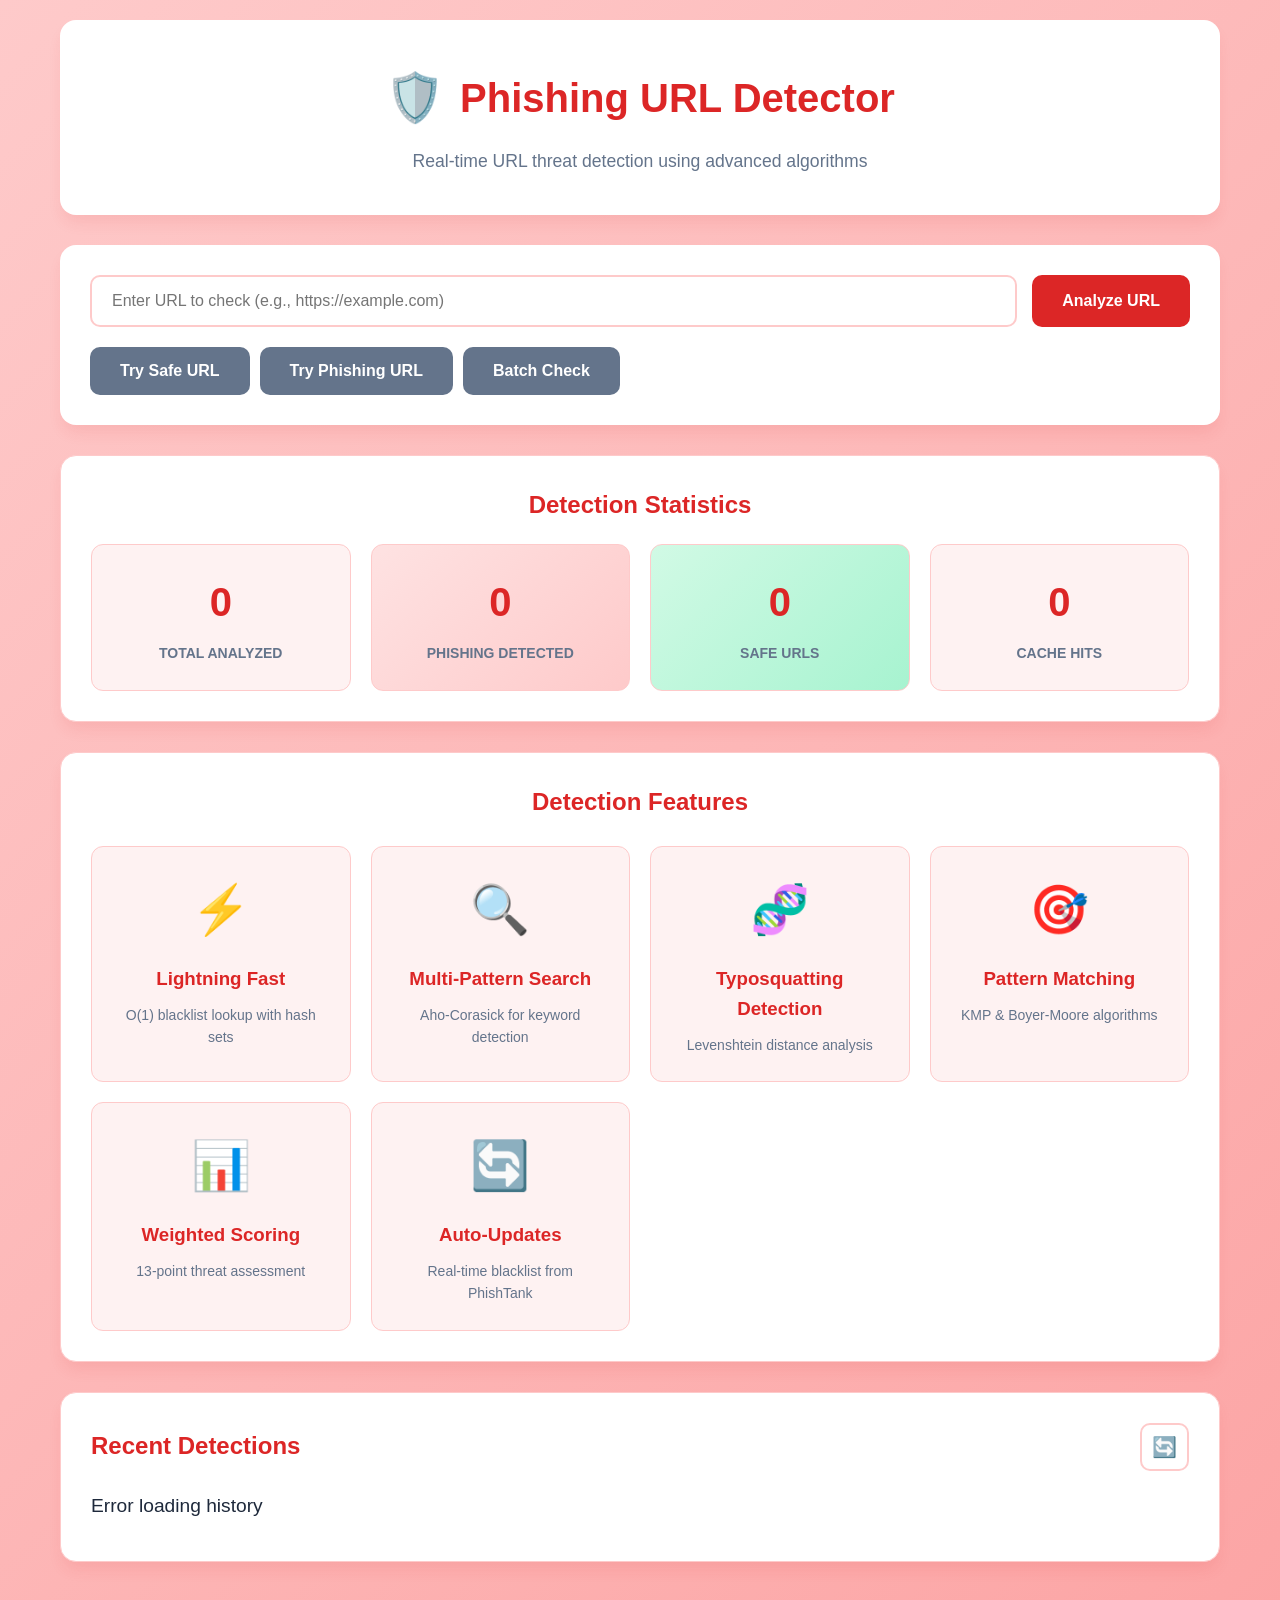
<file: frontend/index.html>
<!DOCTYPE html>
<html lang="en">
<head>
    <meta charset="UTF-8">
    <meta name="viewport" content="width=device-width, initial-scale=1.0">
    <title>Phishing URL Detector</title>
    <link rel="stylesheet" href="styles.css">
    <link rel="icon" type="image/svg+xml" href="favicon.svg">

</head>
<body>
    <div class="container">
        <!-- Header -->
        <header>
            <div class="logo">
                <span class="shield-icon" style="color: #dc2626;">🛡️</span>
                <h1>Phishing URL Detector</h1>
            </div>
            <p class="tagline">Real-time URL threat detection using advanced algorithms</p>
        </header>

        <!-- Main Content -->
        <main>
            <!-- URL Input Section -->
            <section class="input-section">
                <div class="input-container">
                    <input 
                        type="text" 
                        id="urlInput" 
                        placeholder="Enter URL to check (e.g., https://example.com)"
                        autocomplete="off"
                    >
                    <button id="checkBtn" class="btn-primary">
                        <span class="btn-text">Analyze URL</span>
                        <span class="loader" style="display: none;"></span>
                    </button>
                </div>
                <div class="quick-actions">
                    <button id="exampleSafe" class="btn-secondary">Try Safe URL</button>
                    <button id="examplePhishing" class="btn-secondary">Try Phishing URL</button>
                    <button id="batchCheck" class="btn-secondary">Batch Check</button>
                </div>
            </section>

            <!-- Results Section -->
            <section id="resultsSection" class="results-section" style="display: none;">
                <div class="result-card">
                    <div class="result-header">
                        <div class="risk-badge" id="riskBadge"></div>
                        <h2 id="resultTitle">Analysis Results</h2>
                    </div>
                    
                    <div class="result-summary">
                        <div class="summary-item">
                            <span class="label">URL:</span>
                            <span id="checkedUrl" class="url-display"></span>
                        </div>
                        <div class="summary-item">
                            <span class="label">Risk Level:</span>
                            <span id="riskLevel"></span>
                        </div>
                        <div class="summary-item">
                            <span class="label">Confidence:</span>
                            <span id="confidence"></span>
                        </div>
                        <div class="summary-item">
                            <span class="label">Threat Score:</span>
                            <span id="threatScore"></span>
                        </div>
                    </div>

                    <div class="recommendation" id="recommendation"></div>

                    <!-- Threats Detected -->
                    <div id="threatsContainer" class="threats-container">
                        <h3>Threats Detected (<span id="threatCount">0</span>)</h3>
                        <div id="threatsList" class="threats-list"></div>
                    </div>

                    <!-- URL Details -->
                    <div class="details-container">
                        <h3>URL Analysis Details</h3>
                        <div id="detailsGrid" class="details-grid"></div>
                    </div>

                    <!-- Action Buttons -->
                    <div class="action-buttons">
                        <button id="reportBtn" class="btn-warning">Report as Phishing</button>
                        <button id="newCheckBtn" class="btn-secondary">Check Another URL</button>
                    </div>
                </div>
            </section>

            <!-- Statistics Section -->
            <section class="stats-section">
                <h2>Detection Statistics</h2>
                <div class="stats-grid" id="statsGrid">
                    <div class="stat-card">
                        <div class="stat-value" id="totalAnalyzed">0</div>
                        <div class="stat-label">Total Analyzed</div>
                    </div>
                    <div class="stat-card phishing">
                        <div class="stat-value" id="phishingDetected">0</div>
                        <div class="stat-label">Phishing Detected</div>
                    </div>
                    <div class="stat-card safe">
                        <div class="stat-value" id="safeUrls">0</div>
                        <div class="stat-label">Safe URLs</div>
                    </div>
                    <div class="stat-card">
                        <div class="stat-value" id="cacheHits">0</div>
                        <div class="stat-label">Cache Hits</div>
                    </div>
                </div>
            </section>

            <!-- Features Section -->
            <section class="features-section">
                <h2>Detection Features</h2>
                <div class="features-grid">
                    <div class="feature-card">
                        <div class="feature-icon">⚡</div>
                        <h3>Lightning Fast</h3>
                        <p>O(1) blacklist lookup with hash sets</p>
                    </div>
                    <div class="feature-card">
                        <div class="feature-icon">🔍</div>
                        <h3>Multi-Pattern Search</h3>
                        <p>Aho-Corasick for keyword detection</p>
                    </div>
                    <div class="feature-card">
                        <div class="feature-icon">🧬</div>
                        <h3>Typosquatting Detection</h3>
                        <p>Levenshtein distance analysis</p>
                    </div>
                    <div class="feature-card">
                        <div class="feature-icon">🎯</div>
                        <h3>Pattern Matching</h3>
                        <p>KMP & Boyer-Moore algorithms</p>
                    </div>
                    <div class="feature-card">
                        <div class="feature-icon">📊</div>
                        <h3>Weighted Scoring</h3>
                        <p>13-point threat assessment</p>
                    </div>
                    <div class="feature-card">
                        <div class="feature-icon">🔄</div>
                        <h3>Auto-Updates</h3>
                        <p>Real-time blacklist from PhishTank</p>
                    </div>
                </div>
            </section>

            <!-- Recent History -->
            <section class="history-section">
                <div class="section-header">
                    <h2>Recent Detections</h2>
                    <button id="refreshHistory" class="btn-icon">🔄</button>
                </div>
                <div id="historyContainer" class="history-container">
                    <p class="loading-text">Loading history...</p>
                </div>
            </section>
        </main>

        <!-- Footer -->

    </div>

    <!-- Batch Check Modal -->
    <div id="batchModal" class="modal" style="display: none;">
        <div class="modal-content">
            <span class="close">&times;</span>
            <h2>Batch URL Check</h2>
            <textarea 
                id="batchInput" 
                placeholder="Enter URLs (one per line)&#10;https://example1.com&#10;https://example2.com&#10;https://example3.com"
                rows="10"
            ></textarea>
            <button id="batchCheckBtn" class="btn-primary">Check All URLs</button>
            <div id="batchResults" class="batch-results"></div>
        </div>
    </div>

    <!-- Notification Toast -->
    <div id="toast" class="toast"></div>

    <script src="script.js"></script>
</body>
</html>
</file>
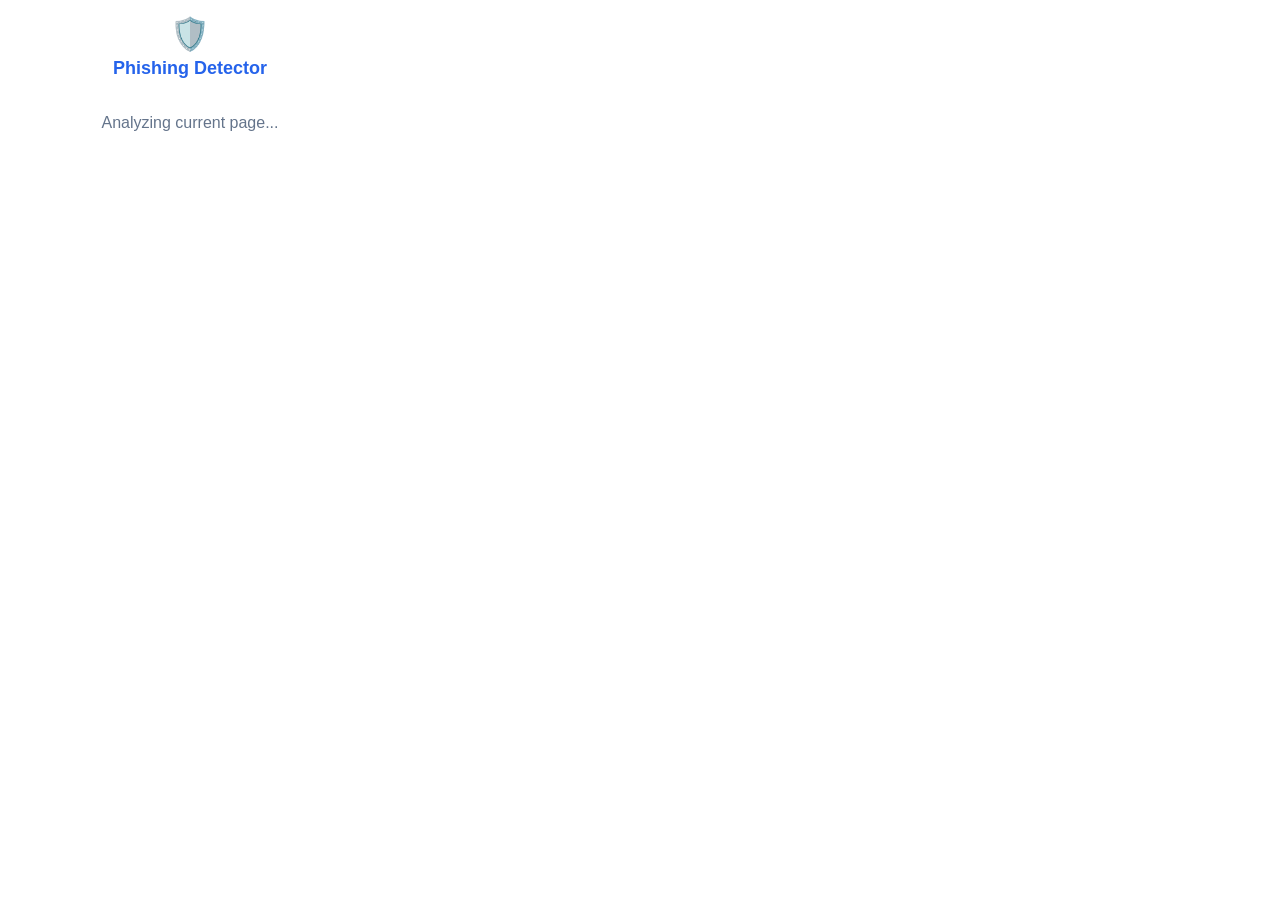
<file: browser-extension/popup.html>
<!-- popup.html -->
<!DOCTYPE html>
<html>
<head>
    <meta charset="UTF-8">
    <style>
        body {
            width: 350px;
            padding: 15px;
            font-family: 'Segoe UI', sans-serif;
            margin: 0;
        }
        .header {
            text-align: center;
            margin-bottom: 15px;
        }
        .header h1 {
            font-size: 18px;
            margin: 5px 0;
            color: #2563eb;
        }
        .url-display {
            background: #f8fafc;
            padding: 10px;
            border-radius: 8px;
            word-break: break-all;
            font-size: 12px;
            margin-bottom: 15px;
        }
        .result-badge {
            text-align: center;
            padding: 15px;
            border-radius: 8px;
            font-weight: bold;
            margin-bottom: 15px;
        }
        .result-badge.safe {
            background: #d1fae5;
            color: #065f46;
        }
        .result-badge.suspicious {
            background: #fed7aa;
            color: #92400e;
        }
        .result-badge.dangerous {
            background: #fee2e2;
            color: #991b1b;
        }
        .score {
            text-align: center;
            font-size: 24px;
            font-weight: bold;
            margin: 10px 0;
        }
        .threats {
            font-size: 12px;
            color: #64748b;
        }
        .threat-item {
            background: #f8fafc;
            padding: 8px;
            border-radius: 6px;
            margin: 5px 0;
            font-size: 11px;
        }
        button {
            width: 100%;
            padding: 10px;
            background: #2563eb;
            color: white;
            border: none;
            border-radius: 6px;
            font-weight: 600;
            cursor: pointer;
            margin-top: 10px;
        }
        button:hover {
            background: #1d4ed8;
        }
        .loading {
            text-align: center;
            padding: 20px;
            color: #64748b;
        }
    </style>
</head>
<body>
    <div class="header">
        <div style="font-size: 32px;">🛡️</div>
        <h1>Phishing Detector</h1>
    </div>
    
    <div id="content">
        <div class="loading">Analyzing current page...</div>
    </div>
    
    <script src="popup.js"></script>
</body>
</html>
</file>
<file: frontend/styles.css>
* {
    margin: 0;
    padding: 0;
    box-sizing: border-box;
}

:root {
    --primary-color: #dc2626; /* Red 600 */
    --secondary-color: #64748b;
    --success-color: #10b981;
    --warning-color: #f59e0b;
    --danger-color: #ef4444;
    --bg-color: #fef2f2; /* Light red background */
    --card-bg: #ffffff;
    --text-primary: #1e293b;
    --text-secondary: #64748b;
    --border-color: #fecaca; /* Light red border */
    --shadow: 0 4px 6px -1px rgba(220, 38, 38, 0.1); /* Red shadow */
    --shadow-lg: 0 10px 15px -3px rgba(220, 38, 38, 0.1); /* Red shadow */
}

body {
    font-family: 'Segoe UI', Tahoma, Geneva, Verdana, sans-serif;
    background: linear-gradient(135deg, #fecaca 0%, #fca5a5 100%); /* Red gradient */
    color: var(--text-primary);
    line-height: 1.6;
    min-height: 100vh;
}

.container {
    max-width: 1200px;
    margin: 0 auto;
    padding: 20px;
}

/* Header */
header {
    text-align: center;
    padding: 40px 20px;
    background: var(--card-bg);
    border-radius: 16px;
    box-shadow: var(--shadow-lg);
    margin-bottom: 30px;
}

.logo {
    display: flex;
    align-items: center;
    justify-content: center;
    gap: 15px;
    margin-bottom: 10px;
}

.shield-icon {
    font-size: 48px;
    color: var(--primary-color); /* Red shield icon */
}

header h1 {
    font-size: 2.5rem;
    color: var(--primary-color); /* Red header */
    font-weight: 700;
}

.tagline {
    color: var(--text-secondary);
    font-size: 1.1rem;
    margin-top: 10px;
}

/* Input Section */
.input-section {
    background: var(--card-bg);
    padding: 30px;
    border-radius: 16px;
    box-shadow: var(--shadow-lg);
    margin-bottom: 30px;
}

.input-container {
    display: flex;
    gap: 15px;
    margin-bottom: 20px;
}

#urlInput {
    flex: 1;
    padding: 15px 20px;
    font-size: 16px;
    border: 2px solid var(--border-color);
    border-radius: 10px;
    transition: all 0.3s ease;
}

#urlInput:focus {
    outline: none;
    border-color: var(--primary-color);
    box-shadow: 0 0 0 3px rgba(220, 38, 38, 0.1); /* Red focus shadow */
}

/* Buttons */
.btn-primary, .btn-secondary, .btn-warning, .btn-icon {
    padding: 15px 30px;
    font-size: 16px;
    font-weight: 600;
    border: none;
    border-radius: 10px;
    cursor: pointer;
    transition: all 0.3s ease;
    display: inline-flex;
    align-items: center;
    gap: 8px;
}

.btn-primary {
    background: var(--primary-color); /* Red button */
    color: white;
    min-width: 150px;
    justify-content: center;
}

.btn-primary:hover {
    background: #b91c1c; /* Darker red on hover */
    transform: translateY(-2px);
    box-shadow: var(--shadow);
}

.btn-secondary {
    background: var(--secondary-color);
    color: white;
}

.btn-secondary:hover {
    background: #475569;
}

.btn-warning {
    background: var(--warning-color);
    color: white;
}

.btn-warning:hover {
    background: #d97706;
}

.btn-icon {
    padding: 10px;
    background: transparent;
    border: 2px solid var(--border-color);
    font-size: 20px;
    color: var(--primary-color); /* Red icon buttons */
}

.btn-icon:hover {
    background: var(--border-color); /* Light red background on hover */
}

.quick-actions {
    display: flex;
    gap: 10px;
    flex-wrap: wrap;
}

/* Loader */
.loader {
    width: 20px;
    height: 20px;
    border: 3px solid rgba(255, 255, 255, 0.3);
    border-top-color: white;
    border-radius: 50%;
    animation: spin 0.8s linear infinite;
}

@keyframes spin {
    to { transform: rotate(360deg); }
}

/* Results Section */
.results-section {
    animation: slideIn 0.5s ease;
}

@keyframes slideIn {
    from {
        opacity: 0;
        transform: translateY(20px);
    }
    to {
        opacity: 1;
        transform: translateY(0);
    }
}

.result-card {
    background: var(--card-bg);
    padding: 30px;
    border-radius: 16px;
    box-shadow: var(--shadow-lg);
    margin-bottom: 30px;
    border: 1px solid var(--border-color); /* Red border */
}

.result-header {
    display: flex;
    align-items: center;
    gap: 15px;
    margin-bottom: 25px;
    padding-bottom: 20px;
    border-bottom: 2px solid var(--border-color); /* Red border */
}

.risk-badge {
    padding: 8px 20px;
    border-radius: 20px;
    font-weight: 700;
    font-size: 14px;
    text-transform: uppercase;
}

.risk-badge.safe {
    background: #d1fae5;
    color: #065f46;
}

.risk-badge.suspicious {
    background: #fed7aa;
    color: #92400e;
}

.risk-badge.dangerous {
    background: #fee2e2;
    color: #991b1b;
}

.result-summary {
    background: var(--bg-color); /* Light red background */
    padding: 20px;
    border-radius: 12px;
    margin-bottom: 20px;
    border: 1px solid var(--border-color); /* Red border */
}

.summary-item {
    display: flex;
    justify-content: space-between;
    padding: 10px 0;
    border-bottom: 1px solid var(--border-color); /* Red border */
}

.summary-item:last-child {
    border-bottom: none;
}

.summary-item .label {
    font-weight: 600;
    color: var(--text-secondary);
}

.url-display {
    color: var(--primary-color); /* Red URL display */
    word-break: break-all;
    max-width: 70%;
    text-align: right;
}

.recommendation {
    padding: 20px;
    border-radius: 12px;
    margin-bottom: 25px;
    font-weight: 500;
    display: flex;
    align-items: center;
    gap: 12px;
}

.recommendation.safe {
    background: #d1fae5;
    color: #065f46;
}

.recommendation.suspicious {
    background: #fed7aa;
    color: #92400e;
}

.recommendation.dangerous {
    background: #fee2e2;
    color: #991b1b;
}

/* Threats */
.threats-container {
    margin-bottom: 25px;
}

.threats-container h3 {
    margin-bottom: 15px;
    color: var(--text-primary);
}

.threats-list {
    display: flex;
    flex-direction: column;
    gap: 12px;
}

.threat-item {
    background: var(--bg-color); /* Light red background */
    padding: 15px;
    border-radius: 10px;
    border-left: 4px solid;
}

.threat-item.critical {
    border-color: #dc2626; /* Red border */
}

.threat-item.high {
    border-color: var(--danger-color); /* Red border */
}

.threat-item.medium {
    border-color: var(--warning-color); /* Orange border */
}

.threat-item.low {
    border-color: var(--secondary-color); /* Gray border */
}

.threat-header {
    display: flex;
    justify-content: space-between;
    align-items: center;
    margin-bottom: 8px;
}

.threat-type {
    font-weight: 600;
    text-transform: capitalize;
}

.threat-severity {
    padding: 4px 12px;
    border-radius: 12px;
    font-size: 12px;
    font-weight: 600;
    text-transform: uppercase;
}

.threat-description {
    color: var(--text-secondary);
    font-size: 14px;
}

/* Details Grid */
.details-container {
    margin-bottom: 25px;
}

.details-container h3 {
    margin-bottom: 15px;
}

.details-grid {
    display: grid;
    grid-template-columns: repeat(auto-fit, minmax(200px, 1fr));
    gap: 15px;
    background: var(--bg-color); /* Light red background */
    padding: 20px;
    border-radius: 12px;
    border: 1px solid var(--border-color); /* Red border */
}

.detail-item {
    display: flex;
    flex-direction: column;
}

.detail-label {
    font-size: 12px;
    color: var(--text-secondary);
    text-transform: uppercase;
    font-weight: 600;
    margin-bottom: 4px;
}

.detail-value {
    font-size: 16px;
    font-weight: 500;
}

/* Action Buttons */
.action-buttons {
    display: flex;
    gap: 15px;
    margin-top: 25px;
}

/* Statistics */
.stats-section {
    background: var(--card-bg);
    padding: 30px;
    border-radius: 16px;
    box-shadow: var(--shadow-lg);
    margin-bottom: 30px;
    border: 1px solid var(--border-color); /* Red border */
}

.stats-section h2 {
    margin-bottom: 20px;
    text-align: center;
    color: var(--primary-color); /* Red header */
}

.stats-grid {
    display: grid;
    grid-template-columns: repeat(auto-fit, minmax(200px, 1fr));
    gap: 20px;
}

.stat-card {
    background: var(--bg-color); /* Light red background */
    padding: 25px;
    border-radius: 12px;
    text-align: center;
    transition: transform 0.3s ease;
    border: 1px solid var(--border-color); /* Red border */
}

.stat-card:hover {
    transform: translateY(-5px);
    background: #fee2e2; /* Slightly darker red background on hover */
}

.stat-card.phishing {
    background: linear-gradient(135deg, #fee2e2 0%, #fecaca 100%); /* Red gradient */
}

.stat-card.safe {
    background: linear-gradient(135deg, #d1fae5 0%, #a7f3d0 100%); /* Green gradient */
}

.stat-value {
    font-size: 2.5rem;
    font-weight: 700;
    color: var(--primary-color); /* Red value */
    margin-bottom: 8px;
}

.stat-label {
    color: var(--text-secondary);
    font-size: 14px;
    font-weight: 600;
    text-transform: uppercase;
}

/* Features Section */
.features-section {
    background: var(--card-bg);
    padding: 30px;
    border-radius: 16px;
    box-shadow: var(--shadow-lg);
    margin-bottom: 30px;
    border: 1px solid var(--border-color); /* Red border */
}

.features-section h2 {
    margin-bottom: 25px;
    text-align: center;
    color: var(--primary-color); /* Red header */
}

.features-grid {
    display: grid;
    grid-template-columns: repeat(auto-fit, minmax(250px, 1fr));
    gap: 20px;
}

.feature-card {
    background: var(--bg-color); /* Light red background */
    padding: 25px;
    border-radius: 12px;
    text-align: center;
    transition: all 0.3s ease;
    border: 1px solid var(--border-color); /* Red border */
}

.feature-card:hover {
    transform: translateY(-5px);
    box-shadow: var(--shadow);
    background: #fee2e2; /* Slightly darker red background on hover */
}

.feature-icon {
    font-size: 3rem;
    margin-bottom: 15px;
    color: var(--primary-color); /* Red icon */
}

.feature-card h3 {
    margin-bottom: 10px;
    color: var(--primary-color); /* Red header */
}

.feature-card p {
    color: var(--text-secondary);
    font-size: 14px;
}

/* History Section */
.history-section {
    background: var(--card-bg);
    padding: 30px;
    border-radius: 16px;
    box-shadow: var(--shadow-lg);
    margin-bottom: 30px;
    border: 1px solid var(--border-color); /* Red border */
}

.section-header {
    display: flex;
    justify-content: space-between;
    align-items: center;
    margin-bottom: 20px;
}

.section-header h2 {
    color: var(--primary-color); /* Red header */
}

.history-container {
    max-height: 400px;
    overflow-y: auto;
}

.history-item {
    background: var(--bg-color); /* Light red background */
    padding: 15px;
    border-radius: 10px;
    margin-bottom: 10px;
    display: flex;
    justify-content: space-between;
    align-items: center;
    transition: background 0.3s ease;
    border: 1px solid var(--border-color); /* Red border */
}

.history-item:hover {
    background: #fecaca; /* Slightly darker red background on hover */
}

.history-url {
    flex: 1;
    font-weight: 500;
    color: var(--text-primary);
    overflow: hidden;
    text-overflow: ellipsis;
    white-space: nowrap;
}

.history-badge {
    padding: 4px 12px;
    border-radius: 12px;
    font-size: 12px;
    font-weight: 600;
    margin-left: 10px;
}

.history-badge.safe {
    background: #d1fae5;
    color: #065f46;
}

.history-badge.suspicious {
    background: #fed7aa;
    color: #92400e;
}

.history-badge.dangerous {
    background: #fee2e2;
    color: #991b1b;
}

.history-time {
    font-size: 12px;
    color: var(--text-secondary);
    margin-left: 10px;
}

.loading-text {
    text-align: center;
    color: var(--text-secondary);
    padding: 40px;
}

/* Modal */
.modal {
    position: fixed;
    z-index: 1000;
    left: 0;
    top: 0;
    width: 100%;
    height: 100%;
    background-color: rgba(0, 0, 0, 0.5);
    display: flex;
    align-items: center;
    justify-content: center;
}

.modal-content {
    background: var(--card-bg);
    padding: 30px;
    border-radius: 16px;
    max-width: 600px;
    width: 90%;
    max-height: 80vh;
    overflow-y: auto;
    position: relative;
    border: 1px solid var(--border-color); /* Red border */
}

.close {
    position: absolute;
    right: 20px;
    top: 20px;
    font-size: 28px;
    font-weight: bold;
    color: var(--text-secondary);
    cursor: pointer;
}

.close:hover {
    color: var(--primary-color); /* Red on hover */
}

#batchInput {
    width: 100%;
    padding: 15px;
    border: 2px solid var(--border-color);
    border-radius: 10px;
    font-family: monospace;
    font-size: 14px;
    margin: 20px 0;
    resize: vertical;
}

#batchInput:focus {
    outline: none;
    border-color: var(--primary-color);
    box-shadow: 0 0 0 3px rgba(220, 38, 38, 0.1); /* Red focus shadow */
}

.batch-results {
    margin-top: 20px;
}

.batch-item {
    background: var(--bg-color); /* Light red background */
    padding: 12px;
    border-radius: 8px;
    margin-bottom: 10px;
    display: flex;
    justify-content: space-between;
    align-items: center;
    border: 1px solid var(--border-color); /* Red border */
}

.batch-url {
    flex: 1;
    overflow: hidden;
    text-overflow: ellipsis;
    white-space: nowrap;
    font-size: 14px;
}

/* Toast Notification */
.toast {
    position: fixed;
    bottom: 30px;
    right: 30px;
    background: var(--text-primary);
    color: white;
    padding: 15px 25px;
    border-radius: 10px;
    box-shadow: var(--shadow-lg);
    display: none;
    animation: slideInRight 0.3s ease;
    z-index: 1001;
}

.toast.show {
    display: block;
}

.toast.success {
    background: var(--success-color);
}

.toast.error {
    background: var(--danger-color);
}

.toast.warning {
    background: var(--warning-color);
}

@keyframes slideInRight {
    from {
        transform: translateX(100%);
        opacity: 0;
    }
    to {
        transform: translateX(0);
        opacity: 1;
    }
}

/* Footer */
footer {
    background: var(--card-bg);
    padding: 30px;
    border-radius: 16px;
    box-shadow: var(--shadow-lg);
    text-align: center;
    margin-top: 30px;
    border: 1px solid var(--border-color); /* Red border */
}

footer p {
    margin-bottom: 15px;
    color: var(--text-secondary);
}

.footer-links {
    display: flex;
    justify-content: center;
    gap: 20px;
}

.footer-links a {
    color: var(--primary-color); /* Red links */
    text-decoration: none;
    font-weight: 600;
    transition: color 0.3s ease;
}

.footer-links a:hover {
    color: #b91c1c; /* Darker red on hover */
}

/* Responsive Design */
@media (max-width: 768px) {
    header h1 {
        font-size: 1.8rem;
    }
    
    .input-container {
        flex-direction: column;
    }
    
    .stats-grid,
    .features-grid,
    .details-grid {
        grid-template-columns: 1fr;
    }
    
    .action-buttons {
        flex-direction: column;
    }
    
    .result-header {
        flex-direction: column;
        align-items: flex-start;
    }
    
    .summary-item {
        flex-direction: column;
        gap: 5px;
    }
    
    .url-display {
        max-width: 100%;
        text-align: left;
    }
}

/* Scrollbar Styling */
::-webkit-scrollbar {
    width: 8px;
    height: 8px;
}

::-webkit-scrollbar-track {
    background: var(--bg-color);
    border-radius: 10px;
}

::-webkit-scrollbar-thumb {
    background: var(--primary-color); /* Red scrollbar */
    border-radius: 10px;
}

::-webkit-scrollbar-thumb:hover {
    background: #b91c1c; /* Darker red scrollbar on hover */
}

/* Animations */
@keyframes fadeIn {
    from {
        opacity: 0;
    }
    to {
        opacity: 1;
    }
}

.fade-in {
    animation: fadeIn 0.5s ease;
}

/* Progress Bar */
.progress-bar {
    width: 100%;
    height: 8px;
    background: var(--border-color);
    border-radius: 10px;
    overflow: hidden;
    margin: 15px 0;
}

.progress-fill {
    height: 100%;
    background: linear-gradient(90deg, var(--primary-color), #f87171); /* Red gradient */
    border-radius: 10px;
    transition: width 0.3s ease;
}

/* Empty State */
.empty-state {
    text-align: center;
    padding: 60px 20px;
    color: var(--text-secondary);
}

.empty-state-icon {
    font-size: 4rem;
    margin-bottom: 20px;
    opacity: 0.5;
    color: var(--primary-color); /* Red icon */
}

.empty-state-text {
    font-size: 1.2rem;
    margin-bottom: 10px;
}

/* Loading State */
.skeleton {
    background: linear-gradient(90deg, #f0f0f0 25%, #e0e0e0 50%, #f0f0f0 75%);
    background-size: 200% 100%;
    animation: loading 1.5s infinite;
}

@keyframes loading {
    0% {
        background-position: 200% 0;
    }
    100% {
        background-position: -200% 0;
    }
}
</file>
